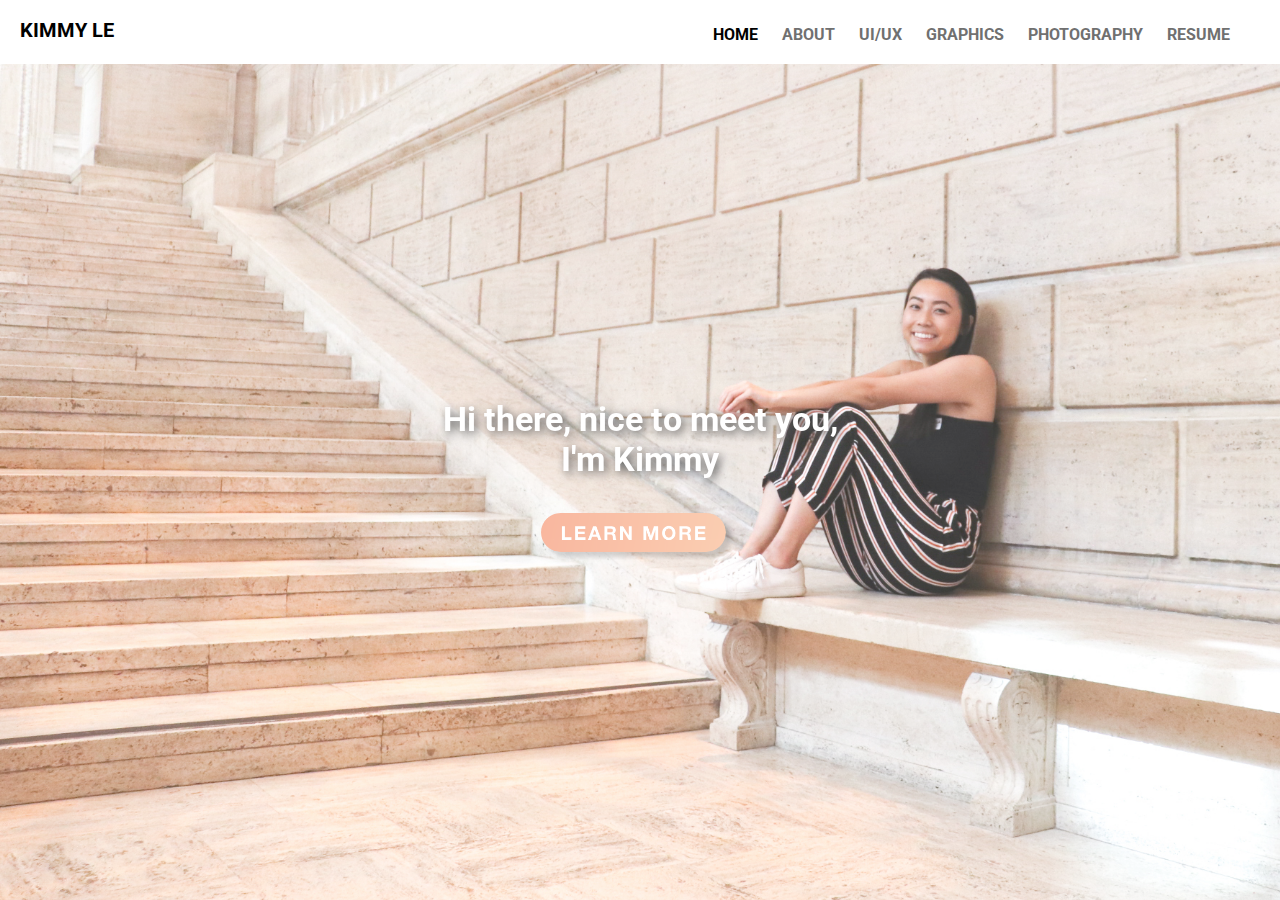
<file: Index.html>
<!DOCTYPE HTML>
<html>
<head>
	<title> Kimmy Le </title>
	<link rel="stylesheet" type="text/css" href="assets/css/IndexStyle.css">
	<link href="https://fonts.googleapis.com/css?family=Roboto:200,400,700" rel="stylesheet">
	<meta name="viewport" content="width=device-width, initial-scale=1.0">
</head>

<body>

	<!--NAV BAR-->
	<div class="Nav-Bar">
		<div class="Nav-Bar-Items">

			<div id="Title">
				<h1>KIMMY LE</h1>
			</div>
		
			<div class="Links">
				<a href="Home.html" class="active">HOME</font></a> 
				<a href="About.html">ABOUT</a>
				<a href="UIUX.html">UI/UX</a>
				<a href="Graphics.html">GRAPHICS</a>
				<a href="Photography.html">PHOTOGRAPHY</a>
				<a href="Resume.html">RESUME</a>
			</div>

		</div>
	</div>

	<!--HERO-->
	<div class="Hero">
		<img src = "assets/img/hero.jpg" id="Hero"/>
		
		<div class="Hero-Content"/>
			
			<div id="Hero-Caption">
				<p>
					<br>Hi there, nice to meet you,</br>
					I'm Kimmy
				</p>
				<a href="About.html"><img src = "assets/img/Button8.png" id="button"/></a>
			</div>


		</div>

	</div>

</body>

</html>
</file>
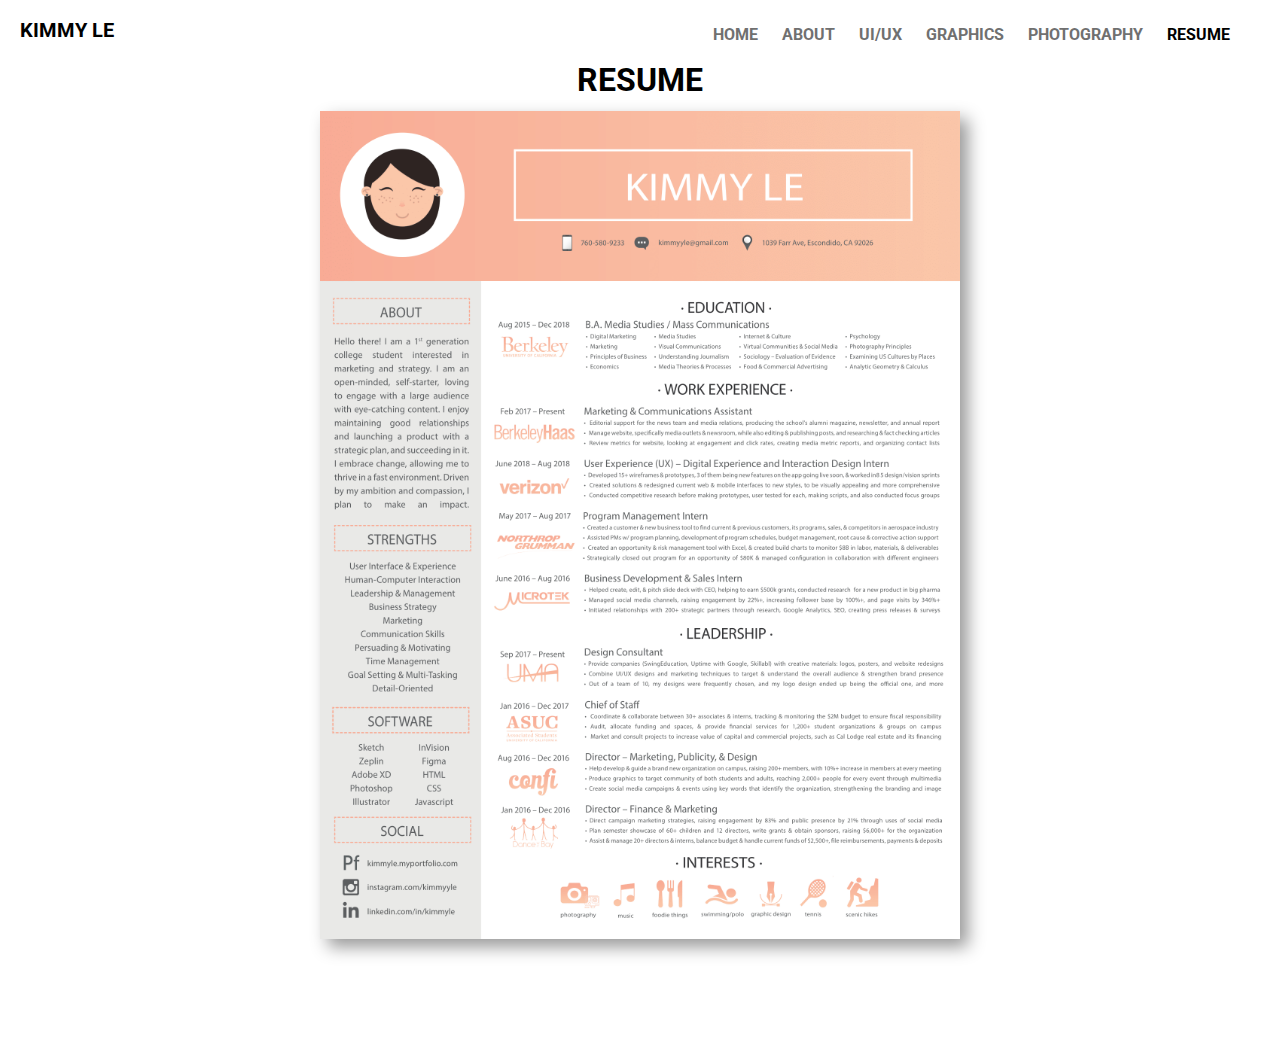
<file: Resume.html>
<!DOCTYPE HTML>
<html>
<head>
	<title> Kimmy Le </title>
	<link rel="stylesheet" type="text/css" href="assets/css/ResumeStyle.css">
	<link href="https://fonts.googleapis.com/css?family=Roboto:200,400,700" rel="stylesheet">
	<meta name="viewport" content="width=device-width, initial-scale=1.0">
</head>

<body>

	<!--NAV BAR-->
	<div class="Nav-Bar">
		<div class="Nav-Bar-Items">

			<div id="Title">
				<h1>KIMMY LE</h1>
			</div>
		
			<div class="Links">
				<a href="Index.html">HOME</a>
				<a href="About.html">ABOUT</a>
				<a href="UIUX.html">UI/UX</a>
				<a href="Graphics.html">GRAPHICS</a>
				<a href="Photography.html">PHOTOGRAPHY</a>
				<a href="Resume.html" class="active"> RESUME</a>
			</div>
		</div>
	</div>

<!--Grid-->
	<div class="Resume">

		<div id="Page-Title">
			<h1 class="Page-Title">RESUME</h1>
		</div>

	<!--Content-->
		<div class="Resume-Content">

		<!--Row 1 of Photo Albums-->
			<div id="Photo-Album-1">
				<div class="Resume">
					<img src = "assets/img/Resume.png" id="Resume"/>
				</div>
			</div>
			
		</div>

	</div>


	

</body>

</html>
</file>
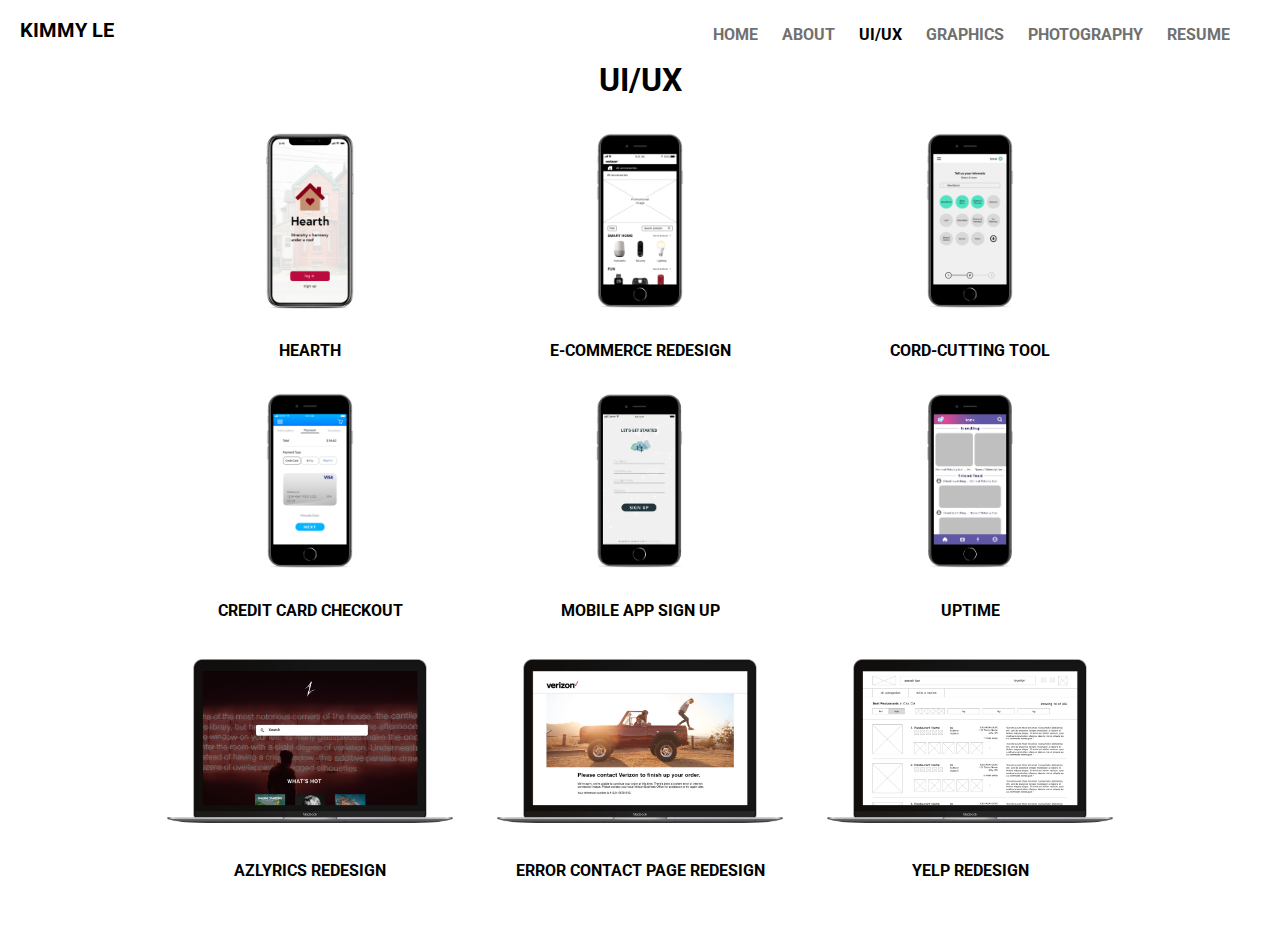
<file: UIUX.html>
<!DOCTYPE HTML>
<html>
<head>
	<title> Kimmy Le </title>
	<link rel="stylesheet" type="text/css" href="assets/css/UIUXStyle.css">
	<link href="https://fonts.googleapis.com/css?family=Roboto:200,400,700" rel="stylesheet">
	<meta name="viewport" content="width=device-width, initial-scale=1.0">
</head>

<body>

	<!--NAV BAR-->
	<div class="Nav-Bar">
		<div class="Nav-Bar-Items">

			<div id="Title">
				<h1>KIMMY LE</h1>
			</div>

			<div class="Links">
				<a href="Index.html">HOME</a>
				<a href="About.html">ABOUT</a>
				<a href="UIUX.html" class="active">UI/UX</a>
				<a href="Graphics.html">GRAPHICS</a>
				<a href="Photography.html">PHOTOGRAPHY</a>
				<a href="Resume.html">RESUME</a>
			</div>
		</div>
	</div>

<!--Grid-->
	<div class="UIUX">

		<div id="Page-Title">
			<h1 class="Page-Title">UI/UX</h1>
		</div>

	<!--Content-->
		<div class="UIUX-Content">

		<!--Row 1 of Photo Albums-->
			<div id="Photo-Album-1">
				<div class="Album">
					<img src = "assets/img/Hearth-iPhoneX.png" class="Album-img" />
					<div class="Album-Title" >
						<p>HEARTH</p>
					</div>
				</div>
				
				<div class="Album">
					<img src = "assets/img/Accessories-Redesign-Phone.png" class="Album-img" />
					<div class="Album-Title" >
						<p>E-COMMERCE REDESIGN</p>
					</div>
				</div>
				
				<div class="Album">
					<img src = "assets/img/Cord-Cutting-Tool-Phone.png" class="Album-img" />
					<div class="Album-Title" >
						<p>CORD-CUTTING TOOL</p>
					</div>
				</div>
			</div>

		<!--Row 2 of Photo Albums-->
			<div id="Photo-Album-2">
				<div class="Album">
					<img src = "assets/img/DUI2-Phone.png" class="Album-img" />
					<div class="Album-Title" >
						<p>CREDIT CARD CHECKOUT</p>
					</div>
				</div>
				
				<div class="Album">
					<img src = "assets/img/DUI1-Phone.png" class="Album-img" />
					<div class="Album-Title" >
						<p>MOBILE APP SIGN UP</p>
					</div>
				</div>
				
				<div class="Album">
					<img src = "assets/img/UpTime-Phone.png" class="Album-img" />
					<div class="Album-Title" >
						<p>UPTIME</p>
					</div>
				</div>
			</div>

		<!--Row 3 of Photo Albums-->
			<div id="Photo-Album-3">
				<div class="Album">
					<img src = "assets/img/AZLyrics-MacBook.png" class="Album-img" />
					<div class="Album-Title" >
						<p>AZLYRICS REDESIGN</p>
					</div>
				</div>
				
				<div class="Album">
					<img src = "assets/img/Verizon-Contact-Error-Sized_Macbook.png" class="Album-img" />
					<div class="Album-Title" >
						<p>ERROR CONTACT PAGE REDESIGN</p>
					</div>
				</div>
				
				<div class="Album">
					<img src = "assets/img/Yelp-Redesign-Sized-Macbook.png" class="Album-img" />
					<div class="Album-Title" >
						<p>YELP REDESIGN</p>
					</div>
				</div>
			</div>

		</div>
	</div>
	

</body>

</html>
</file>
<file: assets/css/IndexStyle.css>
body {
  background-color: #ffffff;
  color: white;
  font-family: 'Roboto', sans-serif;
  min-width: 600px;
  margin: 0px;
  padding: 0px;
}

h1 {
  font-size: 20px;
  float: left;
  font-weight: bold;
  color: #000000;
  text-align: center;
}

.Nav-Bar {
  display: flex;
  flex-direction: column;
  position: fixed;
  top: -10px;
  width: 100%;
  background-color: white;
  z-index: 1;
}

#Title {
  padding-left: 20px;
  padding-top: 15px;
}

.Links {
  float: right;
  padding: 20px;
  text-align: center;
  padding-right: 40px;
  font-weight: bold;
}

a {
  padding: 10px;
  text-decoration-line: none;
  color: #707070;
}

a:hover {
  color: black;
}

a.active {
  color: black;
}

.Links:hover {
  cursor: pointer;
}

#Hero {
  width: 135%;
  opacity: .80;
  position: fixed;
  top: -200px;
  left: -10px;
}

.Hero-Content {
  display: flex;
  flex-direction: column;
  justify-content: center;
  align-items: center;
  position: relative;
  height: 100vh;
}

#Hero-Caption {
  font-weight: bold;
  color: white;
  font-size: 34px;
  text-shadow: 3px 3px 10px #555555;
  text-align: center;
  padding-top: -100px;
}

#button {
  width: 50%;
  font-weight: bold;
  color: black;
  font-size: 20px;
  justify-content: space-around;
}

#button:hover {
  cursor: pointer;
}
</file>
<file: assets/css/ResumeStyle.css>
body {
  background-color: #ffffff;
  color: white;
  font-family: 'Roboto', sans-serif;
  min-width: 600px;
  margin: 0px;
  padding: 0px;
}

h1 {
  font-size: 20px;
  float: left;
  font-weight: bold;
  color: #000000;
  text-align: center;
}

.Nav-Bar {
  display: flex;
  flex-direction: column;
  position: fixed;
  top: -10px;
  width: 100%;
  background-color: white;
  z-index: 1;
  max-width: 1440px;
}

#Title {
  padding-left: 20px;
  padding-top: 15px;
}

.Links {
  float: right;
  padding: 20px;
  text-align: center;
  padding-right: 40px;
  font-weight: bold;
}

a {
  padding: 10px;
  text-decoration-line: none;
  color: #707070;
}

a:hover {
  color: black;
}

a.active {
  color: black;
}

.Links:hover {
  cursor: pointer;
}

#Page-Title {
  color: black;
  margin-bottom: 30px;
}

h1.Page-Title {
  font-size: 32px;
  color: black;
}

.Resume {
  display: flex;
  flex-direction: column;
  justify-content: space-between;
  align-items: center;
  margin-top: 40px;
}

.Resume-Content {
  display: flex;
  flex-direction: column;
  justify-content: space-around;
  align-items: center;
  margin-top: -40px;
  max-width: 1440px;
}

#Photo-Album-1 {
  display: flex;
  flex-direction: row;
  align-items: center;
  justify-content: space-around;
  max-width: 1440px;
  margin-top: -40px;
}

#Resume {
  width: 50%;
  box-shadow: 8px 8px 16px #999999;
  margin-bottom: 100px;
}
</file>
<file: assets/css/UIUXStyle.css>
body {
  background-color: #ffffff;
  color: white;
  font-family: 'Roboto', sans-serif;
  min-width: 600px;
  margin: 0px;
  padding: 0px;
}

h1 {
  font-size: 20px;
  float: left;
  font-weight: bold;
  color: #000000;
  text-align: center;
}

.Nav-Bar {
  display: flex;
  flex-direction: column;
  position: fixed;
  top: -10px;
  width: 100%;
  background-color: white;
  z-index: 1;
  max-width: 1440px;
}

#Title {
  padding-left: 20px;
  padding-top: 15px;
}

.Links {
  float: right;
  padding: 20px;
  text-align: center;
  padding-right: 40px;
  font-weight: bold;
}

a {
  padding: 10px;
  text-decoration-line: none;
  color: #707070;
}

a:hover {
  color: black;
}

a.active {
  color: black;
}

.Links:hover {
  cursor: pointer;
}

#Page-Title {
  color: black;
  margin-bottom: 30px;
}

h1.Page-Title {
  font-size: 32px;
  color: black;
}

.UIUX {
  display: flex;
  flex-direction: column;
  justify-content: space-between;
  align-items: center;
  margin-top: 40px;
}

.UIUX-Content {
  display: flex;
  flex-direction: column;
  justify-content: space-around;
  align-items: center;
  margin-top: -40px;
  max-width: 1440px;
  padding-bottom: 40px;
}

#Photo-Album-1 {
  display: flex;
  flex-direction: row;
  align-items: center;
  justify-content: space-around;
  max-width: 1440px;
  margin-top: -40px;
}

#Photo-Album-2 {
  display: flex;
  flex-direction: row;
  align-items: center;
  justify-content: space-around;
  max-width: 1440px;
  margin-top: -40px;
}

#Photo-Album-3 {
  display: flex;
  flex-direction: row;
  align-items: center;
  justify-content: space-around;
  max-width: 1440px;
  margin-top: -40px;
}

.Album {
  height: 200px;
  width: 300px;
  display: flex;
  flex-direction: column;
  align-items: center;
  margin: 50px 15px 50px 15px;
}

.Album-img {
  height: 100%;
  transition: transform .2s, opacity .2s;
}

.Album-img:hover {
  cursor: pointer;
  opacity: .50;
  transform: rotate(12deg);
}

.Album-Title {
  font-weight: bold;
  text-align: center;
  position: relative;
  top: 4px;
  font-size: 16px;
  color: black;
}
</file>
